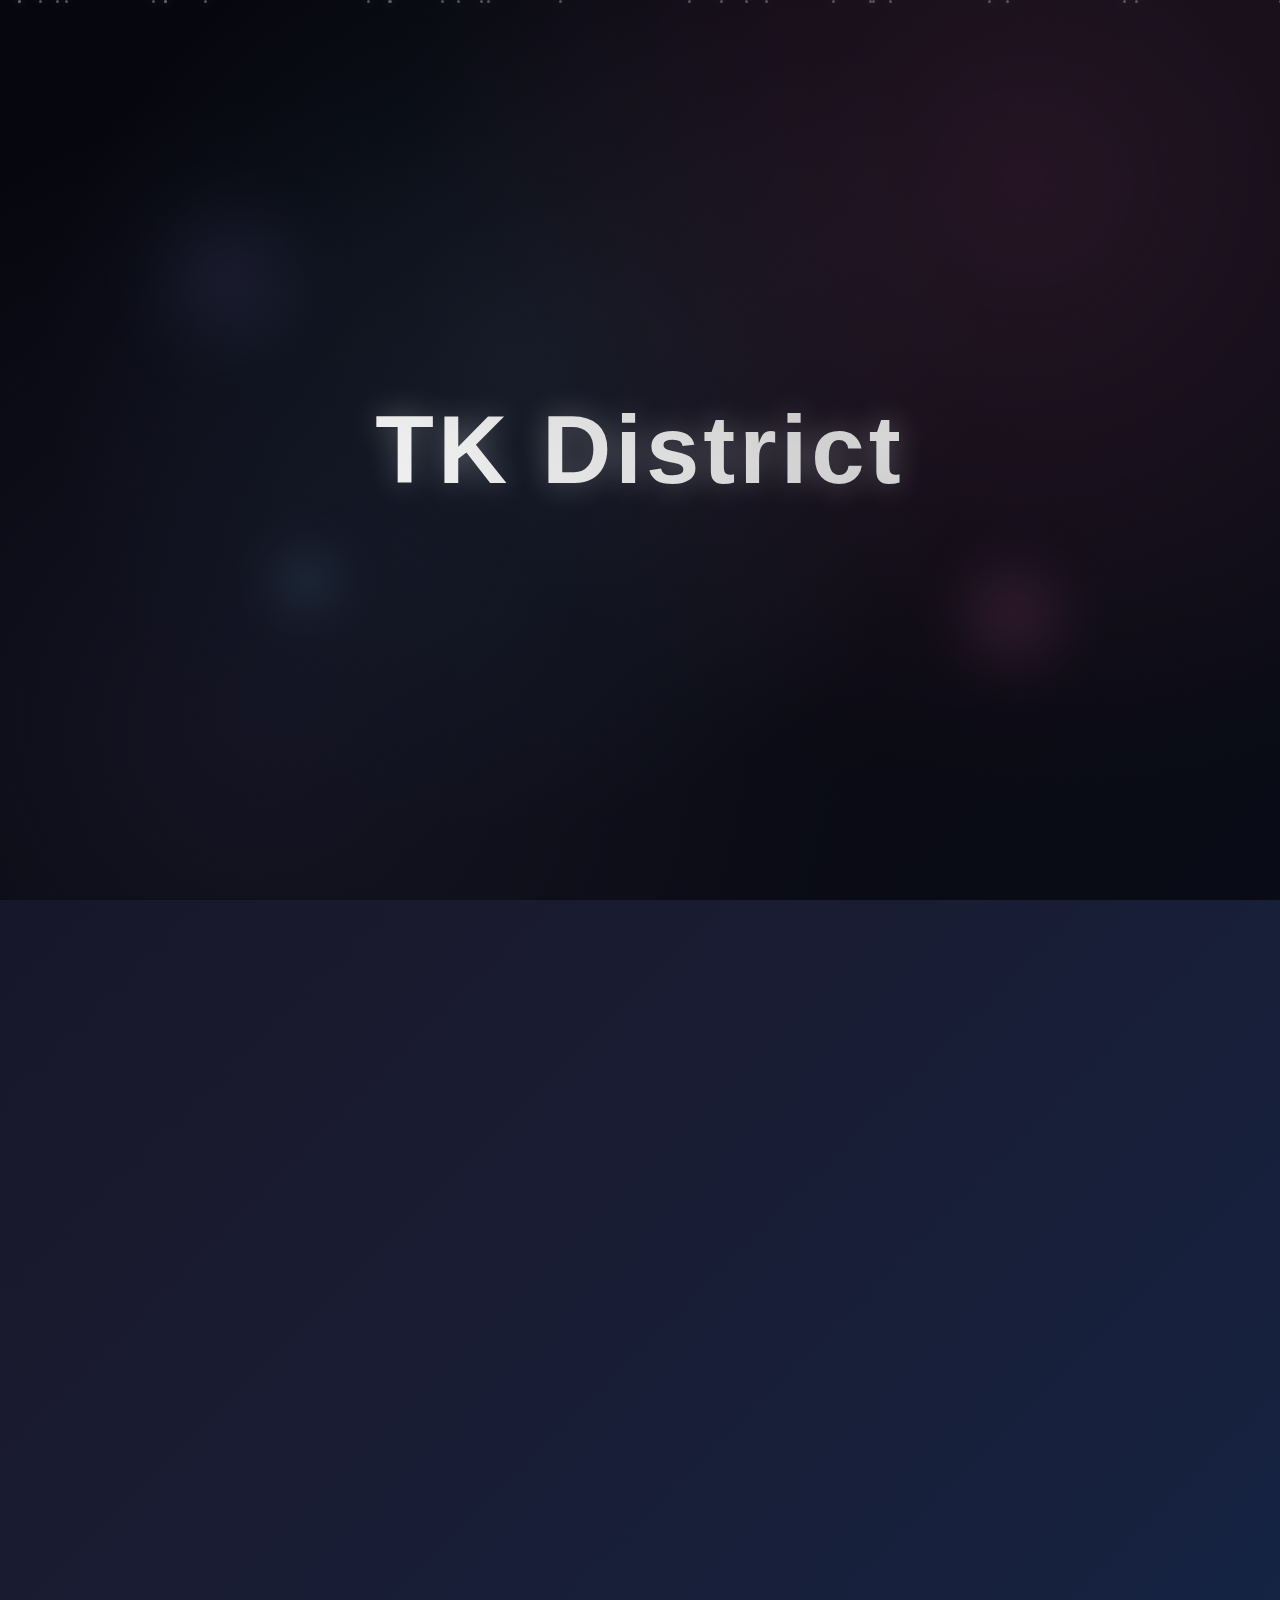
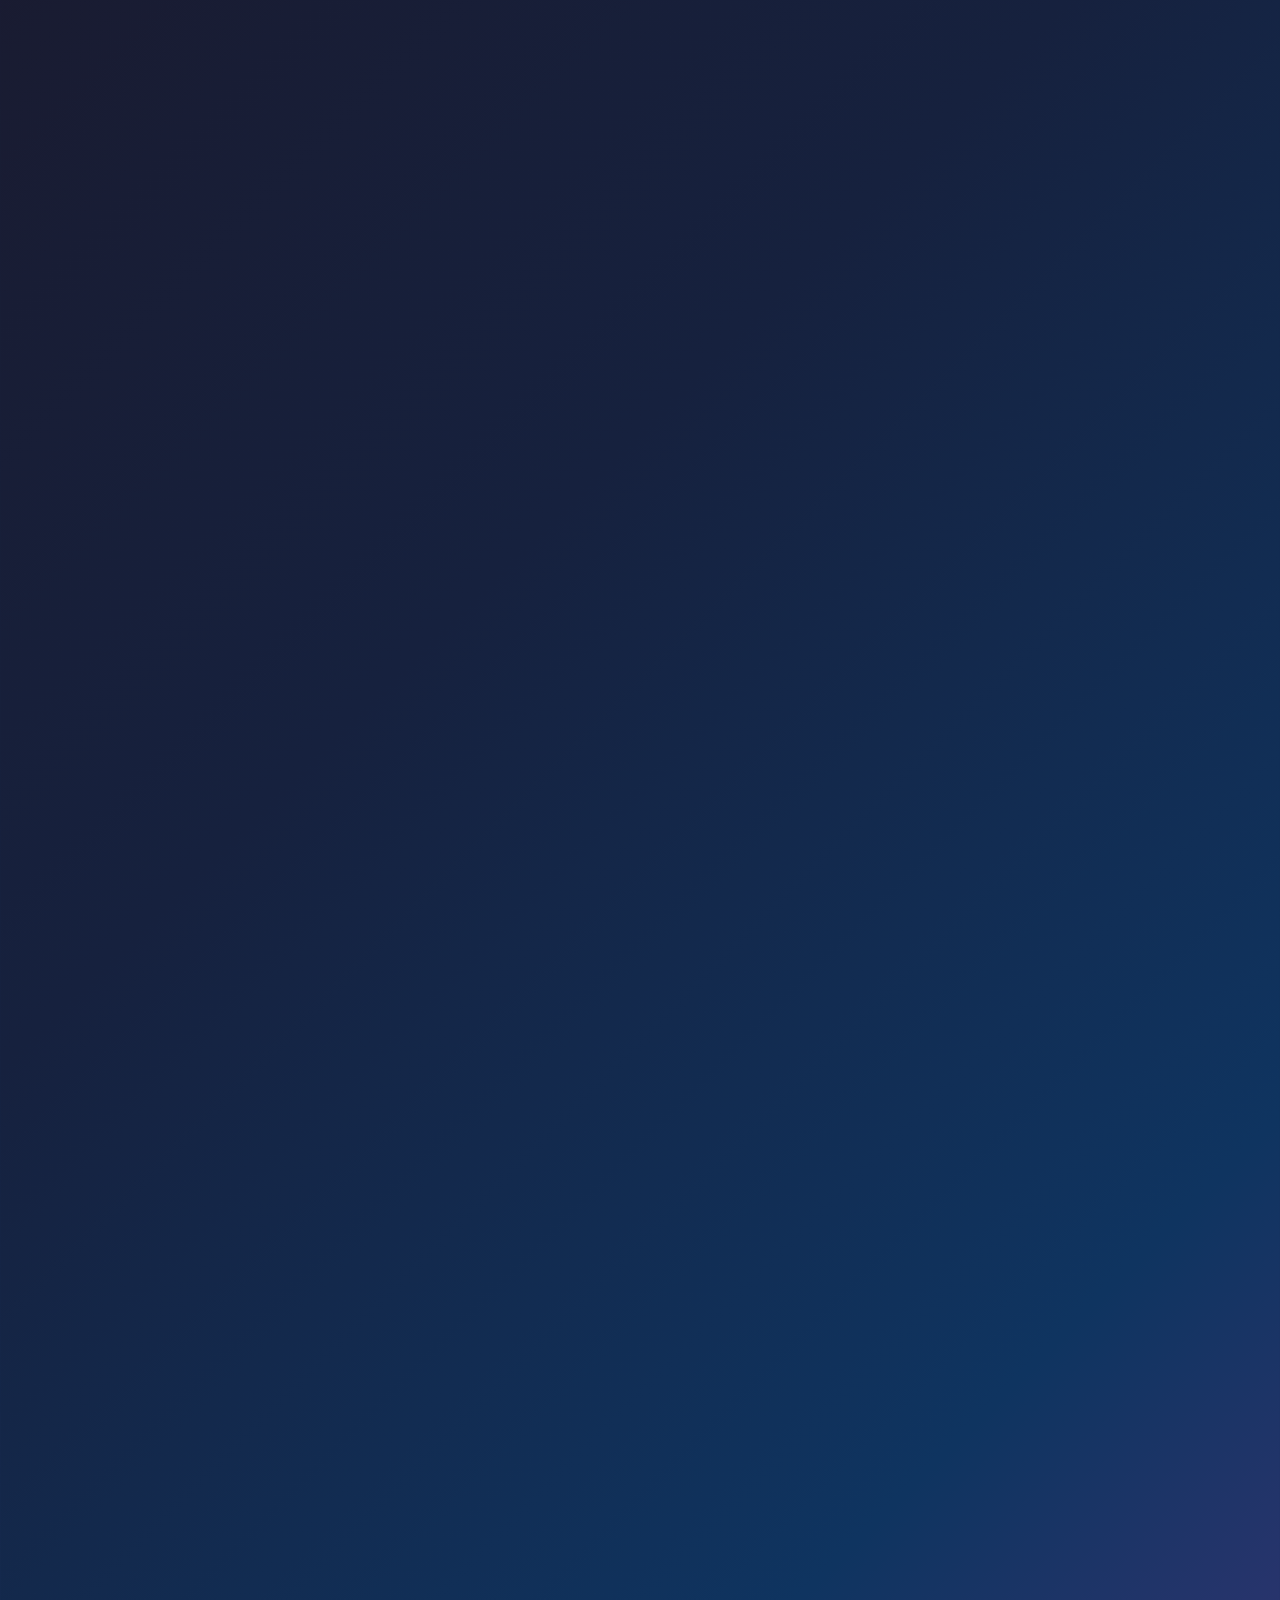
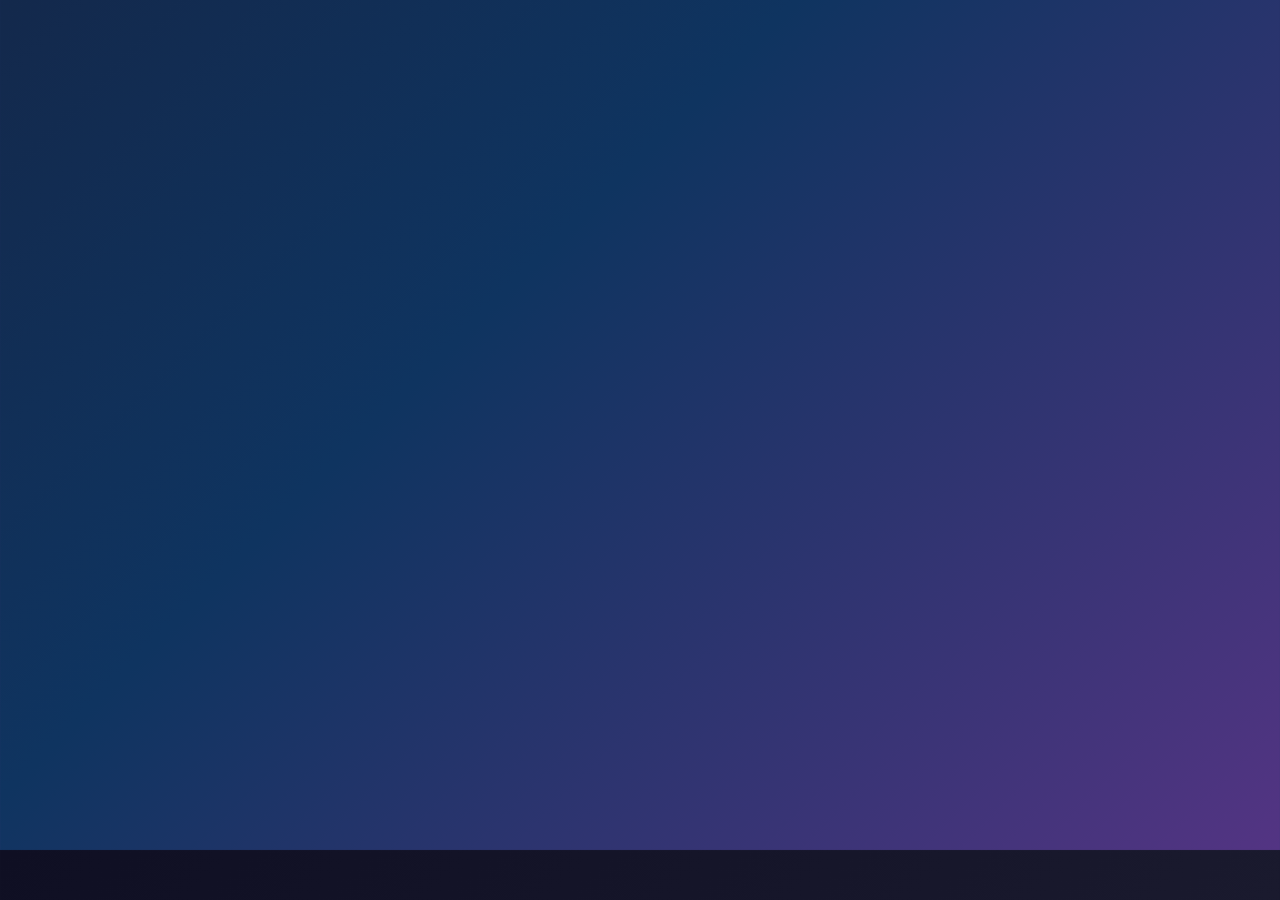
<file: index.html>
<!DOCTYPE html>
<html lang="ja">
<head>
    <meta charset="UTF-8">
    <meta name="viewport" content="width=device-width, initial-scale=1.0">
    <title>TK District</title>
    
    <!-- Common JavaScript (includes GA tags) -->
    <script src="js/common.js"></script>
    
    <!-- Page-specific CSS -->
    <link rel="stylesheet" href="css/index.css">
</head>
<body>
    <!-- Glowing Orbs -->
    <div class="glow-orb"></div>
    <div class="glow-orb"></div>
    <div class="glow-orb"></div>
    
    <!-- Particles Background -->
    <div class="particles" id="particles"></div>
    
    <!-- TK District Section -->
    <section class="content-section tk-district" id="tk-district">
        <h1>TK District</h1>
    </section>
    
    <!-- Play Ground Section -->
    <section class="content-section playground-section" id="playground">
        <h2>Play Ground</h2>
        <h3>Below pages are generated by AI and these are playground for me to experiment with different design ideas.</h3>
        <div class="playground-grid">
            <a href="sample1.html" class="playground-card card-cyberpunk">
                <div class="card-thumbnail"></div>
                <div class="card-title">Cyberpunk & Neon</div>
                <div class="card-description">A futuristic, neon-lit cityscape with a cyberpunk twist.</div>
            </a>
            <a href="sample2.html" class="playground-card card-cosmic">
                <div class="card-thumbnail"></div>
                <div class="card-title">Cosmic Space</div>
                <div class="card-description">Explore the vastness of space and distant galaxies.</div>
            </a>
            <a href="sample3.html" class="playground-card card-minimal">
                <div class="card-thumbnail"></div>
                <div class="card-title">Minimal Design</div>
                <div class="card-description">A clean, minimalist design with a modern feel.</div>
            </a>
            <a href="sample4.html" class="playground-card card-glass">
                <div class="card-thumbnail"></div>
                <div class="card-title">Glass Morphism</div>
                <div class="card-description">A stunning glass-like effect with a dynamic twist.</div>
            </a>
            <a href="sample5.html" class="playground-card card-interactive">
                <div class="card-thumbnail"></div>
                <div class="card-title">Interactive Design</div>
                <div class="card-description">An interactive experience with user-driven elements.</div>
            </a>
        </div>
    </section>
    
    <!-- Contact Section -->
    <section class="content-section contact-section" id="contact">
        <h2>Contact Us</h2>
        <div><a href="mailto:info@tkdistrict.com" class="contact-email">info@tkdistrict.com</a></div>
    </section>

    <!-- Copyright Section -->
    <section class="content-section copyright-section">
        <h2>&copy; 2025 TK District</h2>
    </section>

    <script>
        // Page-specific initialization
        window.initializePageSpecific = function() {
            console.log('Index page initialized');
            
            // Track page view in GA (if available)
            if (window.gtag) {
                gtag('event', 'page_view', {
                    page_title: 'TK District - Home',
                    page_location: window.location.href
                });
            }
        };
        
        // Particle System
        function createParticles() {
            const particlesContainer = document.getElementById('particles');
            const particleCount = 30;

            for (let i = 0; i < particleCount; i++) {
                const particle = document.createElement('div');
                particle.className = 'particle';
                
                // Random position and delay
                particle.style.left = Math.random() * 100 + '%';
                particle.style.animationDelay = Math.random() * 8 + 's';
                particle.style.animationDuration = (Math.random() * 4 + 6) + 's';
                
                particlesContainer.appendChild(particle);
            }
        }

        // Scroll Animation
        function handleScroll() {
            const sections = document.querySelectorAll('.content-section');
            const scrollPosition = window.scrollY;
            const windowHeight = window.innerHeight;
            const documentHeight = document.documentElement.scrollHeight - windowHeight;
            const scrollProgress = scrollPosition / documentHeight;

            sections.forEach((section, index) => {
                const sectionTop = section.offsetTop;
                const sectionHeight = section.offsetHeight;
                const triggerPoint = sectionTop - windowHeight * 0.8;

                if (scrollPosition > triggerPoint) {
                    section.classList.add('visible');
                }
            });

            // Enhanced fire-like background animation based on scroll
            const intensity = Math.sin(scrollProgress * Math.PI * 6) * 0.5 + 0.8;
            const hueShift = Math.sin(scrollProgress * Math.PI * 3) * 40;
            const saturationShift = Math.sin(scrollProgress * Math.PI * 2) * 30;
            
            const baseColors = [
                [15, 15, 35],   // #0f0f23
                [26, 26, 46],   // #1a1a2e
                [22, 33, 62],   // #16213e
                [15, 52, 96],   // #0f3460
                [83, 52, 131]   // #533483
            ];
            
            const adjustedColors = baseColors.map(color => {
                return color.map((c, i) => {
                    if (i === 0) { // Red channel - more dramatic change
                        return Math.max(0, Math.min(255, c + hueShift * intensity * 1.5));
                    } else if (i === 1) { // Green channel
                        return Math.max(0, Math.min(255, c + saturationShift * intensity * 0.3));
                    } else { // Blue channel
                        return Math.max(0, Math.min(255, c + hueShift * intensity * 0.5));
                    }
                });
            });
            
            const gradient = `linear-gradient(135deg, 
                rgb(${adjustedColors[0].join(',')}) 0%, 
                rgb(${adjustedColors[1].join(',')}) 25%, 
                rgb(${adjustedColors[2].join(',')}) 50%, 
                rgb(${adjustedColors[3].join(',')}) 75%, 
                rgb(${adjustedColors[4].join(',')}) 100%)`;
            
            document.body.style.background = gradient;

            // Dark overlay effect for first view
            const firstViewHeight = windowHeight;
            const opacity = Math.max(0, 1 - (scrollPosition / firstViewHeight));
            document.body.style.setProperty('--overlay-opacity', opacity);
        }

        // Initialize with delay
        window.addEventListener('load', () => {
            createParticles();
            handleScroll();
            
            // Add 0.5 second delay before showing the page
            setTimeout(() => {
                document.body.classList.add('loaded');
            }, 800);
        });

        window.addEventListener('scroll', handleScroll);
    </script>
</body>
</html>
</file>
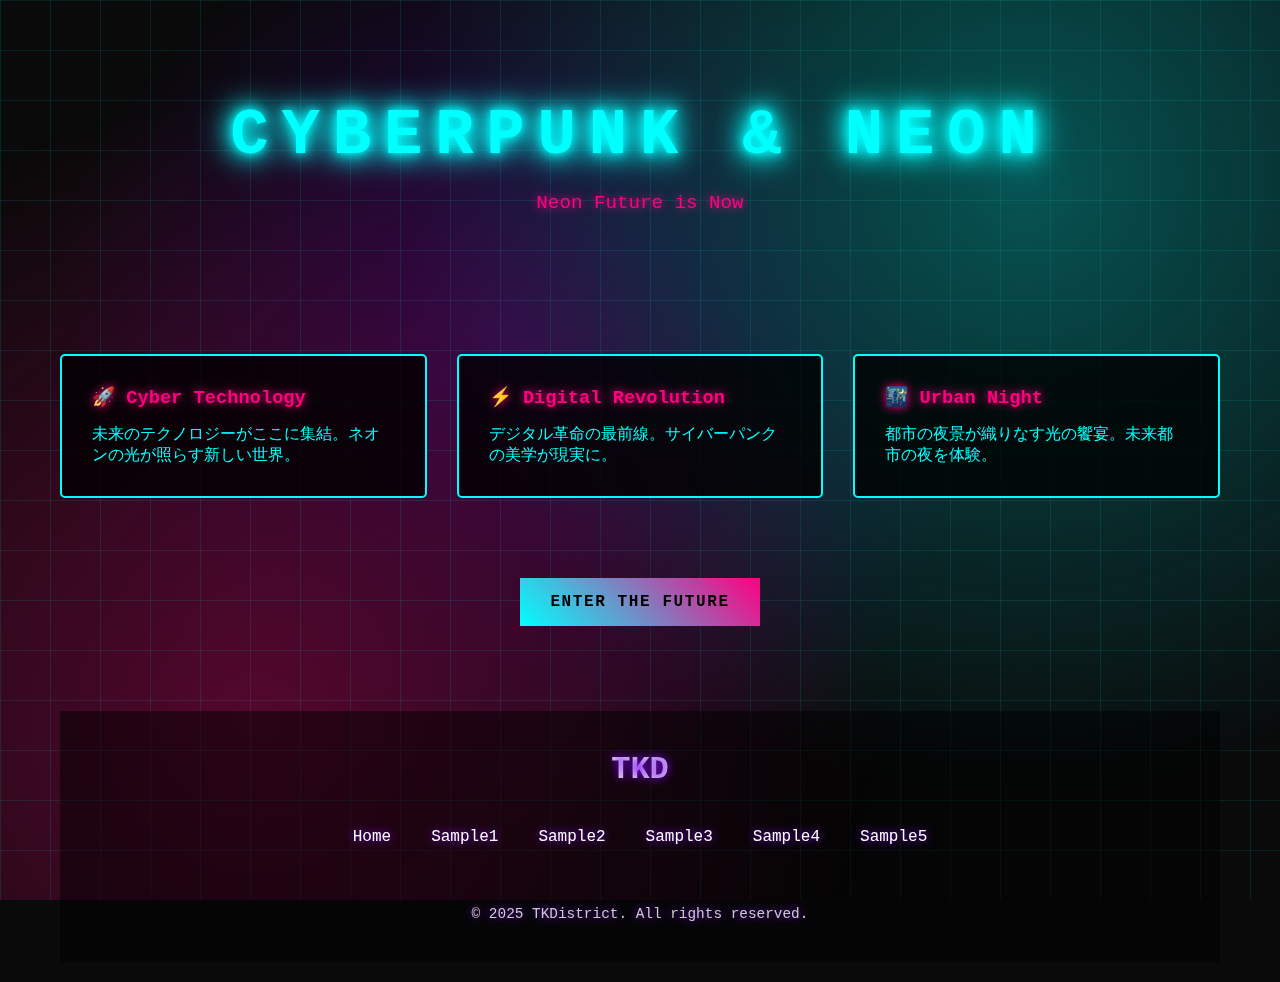
<file: sample1.html>
<!DOCTYPE html>
<html lang="ja">
<head>
    <meta charset="UTF-8">
    <meta name="viewport" content="width=device-width, initial-scale=1.0">
    <title>Cyberpunk Neon - Sample 1</title>
    
    <!-- Common JavaScript (includes GA tags) -->
    <script src="js/common.js"></script>
    <style>
        * {
            margin: 0;
            padding: 0;
            box-sizing: border-box;
        }
        
        body {
            font-family: 'Orbitron', 'Courier New', monospace;
            background: #0a0a0a;
            color: #00ffff;
            overflow-x: hidden;
            position: relative;
        }
        
        /* アニメーション背景 */
        .cyber-bg {
            position: fixed;
            top: 0;
            left: 0;
            width: 100%;
            height: 100%;
            background: 
                radial-gradient(circle at 20% 80%, #ff0080 0%, transparent 50%),
                radial-gradient(circle at 80% 20%, #00ffff 0%, transparent 50%),
                radial-gradient(circle at 40% 40%, #8000ff 0%, transparent 50%);
            opacity: 0.3;
            animation: cyberPulse 4s ease-in-out infinite;
        }
        
        @keyframes cyberPulse {
            0%, 100% { opacity: 0.3; }
            50% { opacity: 0.6; }
        }
        
        .container {
            position: relative;
            z-index: 10;
            max-width: 1200px;
            margin: 0 auto;
            padding: 20px;
        }
        
        header {
            text-align: center;
            padding: 80px 0;
            position: relative;
        }
        
        .neon-title {
            font-size: 4rem;
            font-weight: bold;
            text-transform: uppercase;
            letter-spacing: 0.2em;
            text-shadow: 
                0 0 10px #00ffff,
                0 0 20px #00ffff,
                0 0 30px #00ffff,
                0 0 40px #00ffff;
            animation: neonFlicker 2s infinite alternate;
        }
        
        @keyframes neonFlicker {
            0%, 100% { text-shadow: 0 0 10px #00ffff, 0 0 20px #00ffff, 0 0 30px #00ffff, 0 0 40px #00ffff; }
            50% { text-shadow: 0 0 5px #00ffff, 0 0 10px #00ffff, 0 0 15px #00ffff, 0 0 20px #00ffff; }
        }
        
        .subtitle {
            font-size: 1.2rem;
            color: #ff0080;
            margin-top: 20px;
            text-shadow: 0 0 10px #ff0080;
        }
        
        .cyber-grid {
            display: grid;
            grid-template-columns: repeat(auto-fit, minmax(300px, 1fr));
            gap: 30px;
            margin-top: 60px;
        }
        
        .cyber-card {
            background: rgba(0, 0, 0, 0.8);
            border: 2px solid #00ffff;
            border-radius: 5px;
            padding: 30px;
            position: relative;
            overflow: hidden;
            transition: all 0.3s ease;
        }
        
        .cyber-card::before {
            content: '';
            position: absolute;
            top: 0;
            left: -100%;
            width: 100%;
            height: 100%;
            background: linear-gradient(90deg, transparent, rgba(0, 255, 255, 0.2), transparent);
            transition: left 0.5s ease;
        }
        
        .cyber-card:hover::before {
            left: 100%;
        }
        
        .cyber-card:hover {
            transform: translateY(-10px);
            box-shadow: 
                0 0 20px #00ffff,
                0 0 40px #00ffff,
                0 0 60px #00ffff;
        }
        
        .cyber-card h3 {
            color: #ff0080;
            margin-bottom: 15px;
            text-shadow: 0 0 10px #ff0080;
        }
        
        .cyber-button {
            display: inline-block;
            background: linear-gradient(45deg, #00ffff, #ff0080);
            color: #000;
            padding: 15px 30px;
            text-decoration: none;
            border: none;
            border-radius: 0;
            font-weight: bold;
            text-transform: uppercase;
            letter-spacing: 0.1em;
            margin-top: 20px;
            position: relative;
            overflow: hidden;
            transition: all 0.3s ease;
        }
        
        .cyber-button::before {
            content: '';
            position: absolute;
            top: 0;
            left: -100%;
            width: 100%;
            height: 100%;
            background: linear-gradient(90deg, transparent, rgba(255, 255, 255, 0.3), transparent);
            transition: left 0.5s ease;
        }
        
        .cyber-button:hover::before {
            left: 100%;
        }
        
        .cyber-button:hover {
            transform: scale(1.05);
            box-shadow: 0 0 20px #00ffff;
        }
        
        footer {
            text-align: center;
            padding: 60px 0;
            color: #8000ff;
            text-shadow: 0 0 10px #8000ff;
        }
        
        /* グリッドライン効果 */
        .grid-lines {
            position: fixed;
            top: 0;
            left: 0;
            width: 100%;
            height: 100%;
            background-image: 
                linear-gradient(rgba(0, 255, 255, 0.1) 1px, transparent 1px),
                linear-gradient(90deg, rgba(0, 255, 255, 0.1) 1px, transparent 1px);
            background-size: 50px 50px;
            pointer-events: none;
            z-index: 1;
        }
        
        @media (max-width: 768px) {
            .neon-title {
                font-size: 2.5rem;
            }
            
            .cyber-grid {
                grid-template-columns: 1fr;
            }
        }
    </style>
</head>
<body>
    <div class="cyber-bg"></div>
    <div class="grid-lines"></div>
    
    <div class="container">
        <!-- Common Header (will be injected by common.js) -->
        <div id="common-header"></div>
        
        <header>
            <h1 class="neon-title">Cyberpunk & Neon</h1>
            <p class="subtitle">Neon Future is Now</p>
        </header>
        
        <div class="cyber-grid">
            <div class="cyber-card">
                <h3>🚀 Cyber Technology</h3>
                <p>未来のテクノロジーがここに集結。ネオンの光が照らす新しい世界。</p>
            </div>
            
            <div class="cyber-card">
                <h3>⚡ Digital Revolution</h3>
                <p>デジタル革命の最前線。サイバーパンクの美学が現実に。</p>
            </div>
            
            <div class="cyber-card">
                <h3>🌃 Urban Night</h3>
                <p>都市の夜景が織りなす光の饗宴。未来都市の夜を体験。</p>
            </div>
        </div>
        
        <div style="text-align: center; margin-top: 60px;">
            <a href="#" class="cyber-button">Enter the Future</a>
        </div>
        
        <!-- Common Footer (will be injected by common.js) -->
        <div id="common-footer"></div>
    </div>

    <script>
        // Page-specific initialization
        window.initializePageSpecific = function() {
            console.log('Sample1 page initialized');
            
            // Track page view in GA (if available)
            if (window.gtag) {
                gtag('event', 'page_view', {
                    page_title: 'Cyberpunk Neon - Sample 1',
                    page_location: window.location.href
                });
            }
        };
    </script>
</body>
</html>
</file>
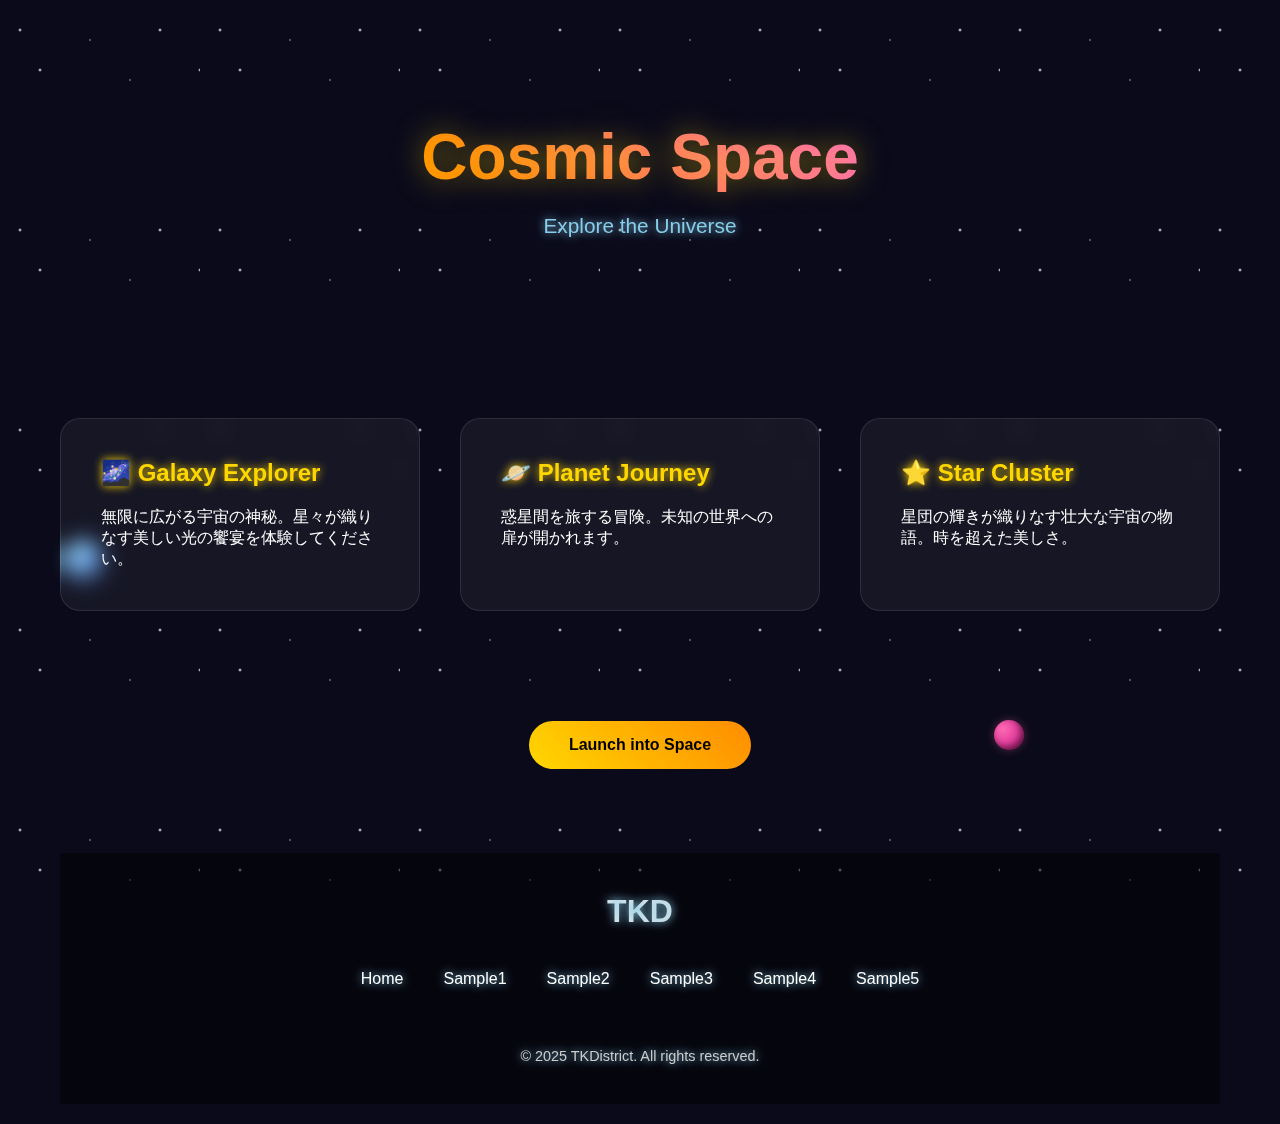
<file: sample2.html>
<!DOCTYPE html>
<html lang="ja">
<head>
    <meta charset="UTF-8">
    <meta name="viewport" content="width=device-width, initial-scale=1.0">
    <title>Cosmic Space - Sample 2</title>
    
    <!-- Common JavaScript (includes GA tags) -->
    <script src="js/common.js"></script>
    <style>
        * {
            margin: 0;
            padding: 0;
            box-sizing: border-box;
        }
        
        body {
            font-family: 'Arial', sans-serif;
            background: #0a0a1a;
            color: #ffffff;
            overflow-x: hidden;
            position: relative;
        }
        
        /* 星空背景 */
        .space-bg {
            position: fixed;
            top: 0;
            left: 0;
            width: 100%;
            height: 100%;
            background: 
                radial-gradient(2px 2px at 20px 30px, #ffffff, transparent),
                radial-gradient(2px 2px at 40px 70px, #ffffff, transparent),
                radial-gradient(1px 1px at 90px 40px, #ffffff, transparent),
                radial-gradient(1px 1px at 130px 80px, #ffffff, transparent),
                radial-gradient(2px 2px at 160px 30px, #ffffff, transparent),
                radial-gradient(2px 2px at 200px 70px, #ffffff, transparent),
                radial-gradient(1px 1px at 250px 40px, #ffffff, transparent),
                radial-gradient(1px 1px at 290px 80px, #ffffff, transparent),
                radial-gradient(2px 2px at 320px 30px, #ffffff, transparent),
                radial-gradient(2px 2px at 360px 70px, #ffffff, transparent),
                radial-gradient(1px 1px at 410px 40px, #ffffff, transparent),
                radial-gradient(1px 1px at 450px 80px, #ffffff, transparent),
                radial-gradient(2px 2px at 480px 30px, #ffffff, transparent),
                radial-gradient(2px 2px at 520px 70px, #ffffff, transparent),
                radial-gradient(1px 1px at 570px 40px, #ffffff, transparent),
                radial-gradient(1px 1px at 610px 80px, #ffffff, transparent),
                radial-gradient(2px 2px at 640px 30px, #ffffff, transparent),
                radial-gradient(2px 2px at 680px 70px, #ffffff, transparent),
                radial-gradient(1px 1px at 730px 40px, #ffffff, transparent),
                radial-gradient(1px 1px at 770px 80px, #ffffff, transparent),
                radial-gradient(2px 2px at 800px 30px, #ffffff, transparent),
                radial-gradient(2px 2px at 840px 70px, #ffffff, transparent),
                radial-gradient(1px 1px at 890px 40px, #ffffff, transparent),
                radial-gradient(1px 1px at 930px 80px, #ffffff, transparent),
                radial-gradient(2px 2px at 960px 30px, #ffffff, transparent),
                radial-gradient(2px 2px at 1000px 70px, #ffffff, transparent),
                radial-gradient(1px 1px at 1050px 40px, #ffffff, transparent),
                radial-gradient(1px 1px at 1090px 80px, #ffffff, transparent),
                radial-gradient(2px 2px at 1120px 30px, #ffffff, transparent),
                radial-gradient(2px 2px at 1160px 70px, #ffffff, transparent),
                radial-gradient(1px 1px at 1210px 40px, #ffffff, transparent),
                radial-gradient(1px 1px at 1250px 80px, #ffffff, transparent);
            background-size: 200px 200px;
            animation: twinkle 4s ease-in-out infinite;
        }
        
        @keyframes twinkle {
            0%, 100% { opacity: 0.8; }
            50% { opacity: 1; }
        }
        
        /* 惑星エフェクト */
        .planet {
            position: fixed;
            border-radius: 50%;
            background: radial-gradient(circle at 30% 30%, #ffd700, #ff8c00);
            box-shadow: 
                inset -10px -10px 20px rgba(0,0,0,0.5),
                0 0 20px rgba(255, 215, 0, 0.3);
            animation: float 6s ease-in-out infinite;
        }
        
        .planet:nth-child(1) {
            width: 60px;
            height: 60px;
            top: 20%;
            right: 10%;
            animation-delay: 0s;
        }
        
        .planet:nth-child(2) {
            width: 40px;
            height: 40px;
            top: 60%;
            left: 5%;
            background: radial-gradient(circle at 30% 30%, #87ceeb, #4169e1);
            box-shadow: 
                inset -5px -5px 10px rgba(0,0,0,0.5),
                0 0 15px rgba(135, 206, 235, 0.3);
            animation-delay: 2s;
        }
        
        .planet:nth-child(3) {
            width: 30px;
            height: 30px;
            top: 80%;
            right: 20%;
            background: radial-gradient(circle at 30% 30%, #ff69b4, #c71585);
            box-shadow: 
                inset -3px -3px 6px rgba(0,0,0,0.5),
                0 0 10px rgba(255, 105, 180, 0.3);
            animation-delay: 4s;
        }
        
        @keyframes float {
            0%, 100% { transform: translateY(0px) rotate(0deg); }
            50% { transform: translateY(-20px) rotate(180deg); }
        }
        
        .container {
            position: relative;
            z-index: 10;
            max-width: 1200px;
            margin: 0 auto;
            padding: 20px;
        }
        
        header {
            text-align: center;
            padding: 100px 0;
            position: relative;
        }
        
        .cosmic-title {
            font-size: 4rem;
            font-weight: bold;
            background: linear-gradient(45deg, #ffd700, #ff8c00, #ff69b4, #87ceeb);
            -webkit-background-clip: text;
            -webkit-text-fill-color: transparent;
            background-clip: text;
            text-shadow: 0 0 30px rgba(255, 215, 0, 0.5);
            animation: cosmicGlow 3s ease-in-out infinite;
        }
        
        @keyframes cosmicGlow {
            0%, 100% { filter: brightness(1); }
            50% { filter: brightness(1.2); }
        }
        
        .subtitle {
            font-size: 1.3rem;
            color: #87ceeb;
            margin-top: 20px;
            text-shadow: 0 0 10px #87ceeb;
        }
        
        .cosmic-grid {
            display: grid;
            grid-template-columns: repeat(auto-fit, minmax(300px, 1fr));
            gap: 40px;
            margin-top: 80px;
        }
        
        .cosmic-card {
            background: rgba(255, 255, 255, 0.05);
            backdrop-filter: blur(10px);
            border: 1px solid rgba(255, 255, 255, 0.1);
            border-radius: 20px;
            padding: 40px;
            position: relative;
            overflow: hidden;
            transition: all 0.4s ease;
        }
        
        .cosmic-card::before {
            content: '';
            position: absolute;
            top: 0;
            left: 0;
            right: 0;
            height: 2px;
            background: linear-gradient(90deg, #ffd700, #ff8c00, #ff69b4, #87ceeb);
            transform: scaleX(0);
            transition: transform 0.4s ease;
        }
        
        .cosmic-card:hover::before {
            transform: scaleX(1);
        }
        
        .cosmic-card:hover {
            transform: translateY(-15px);
            box-shadow: 
                0 20px 40px rgba(0, 0, 0, 0.3),
                0 0 30px rgba(255, 215, 0, 0.2);
        }
        
        .cosmic-card h3 {
            color: #ffd700;
            margin-bottom: 20px;
            font-size: 1.5rem;
            text-shadow: 0 0 10px #ffd700;
        }
        
        .cosmic-button {
            display: inline-block;
            background: linear-gradient(45deg, #ffd700, #ff8c00);
            color: #000;
            padding: 15px 40px;
            text-decoration: none;
            border-radius: 25px;
            font-weight: bold;
            margin-top: 30px;
            position: relative;
            overflow: hidden;
            transition: all 0.3s ease;
        }
        
        .cosmic-button::before {
            content: '';
            position: absolute;
            top: 0;
            left: -100%;
            width: 100%;
            height: 100%;
            background: linear-gradient(90deg, transparent, rgba(255, 255, 255, 0.3), transparent);
            transition: left 0.5s ease;
        }
        
        .cosmic-button:hover::before {
            left: 100%;
        }
        
        .cosmic-button:hover {
            transform: scale(1.05);
            box-shadow: 0 0 30px #ffd700;
        }
        
        footer {
            text-align: center;
            padding: 80px 0;
            color: #87ceeb;
            text-shadow: 0 0 10px #87ceeb;
        }
        
        @media (max-width: 768px) {
            .cosmic-title {
                font-size: 2.5rem;
            }
            
            .cosmic-grid {
                grid-template-columns: 1fr;
            }
        }
    </style>
</head>
<body>
    <div class="space-bg"></div>
    <div class="planet"></div>
    <div class="planet"></div>
    <div class="planet"></div>
    
    <div class="container">
        <!-- Common Header (will be injected by common.js) -->
        <div id="common-header"></div>
        
        <header>
            <h1 class="cosmic-title">Cosmic Space</h1>
            <p class="subtitle">Explore the Universe</p>
        </header>
        
        <div class="cosmic-grid">
            <div class="cosmic-card">
                <h3>🌌 Galaxy Explorer</h3>
                <p>無限に広がる宇宙の神秘。星々が織りなす美しい光の饗宴を体験してください。</p>
            </div>
            
            <div class="cosmic-card">
                <h3>🪐 Planet Journey</h3>
                <p>惑星間を旅する冒険。未知の世界への扉が開かれます。</p>
            </div>
            
            <div class="cosmic-card">
                <h3>⭐ Star Cluster</h3>
                <p>星団の輝きが織りなす壮大な宇宙の物語。時を超えた美しさ。</p>
            </div>
        </div>
        
        <div style="text-align: center; margin-top: 80px;">
            <a href="#" class="cosmic-button">Launch into Space</a>
        </div>
        
        <!-- Common Footer (will be injected by common.js) -->
        <div id="common-footer"></div>
    </div>

    <script>
        // Page-specific initialization
        window.initializePageSpecific = function() {
            console.log('Sample2 page initialized');
            
            // Track page view in GA (if available)
            if (window.gtag) {
                gtag('event', 'page_view', {
                    page_title: 'Cosmic Space - Sample 2',
                    page_location: window.location.href
                });
            }
        };
    </script>
</body>
</html>
</file>
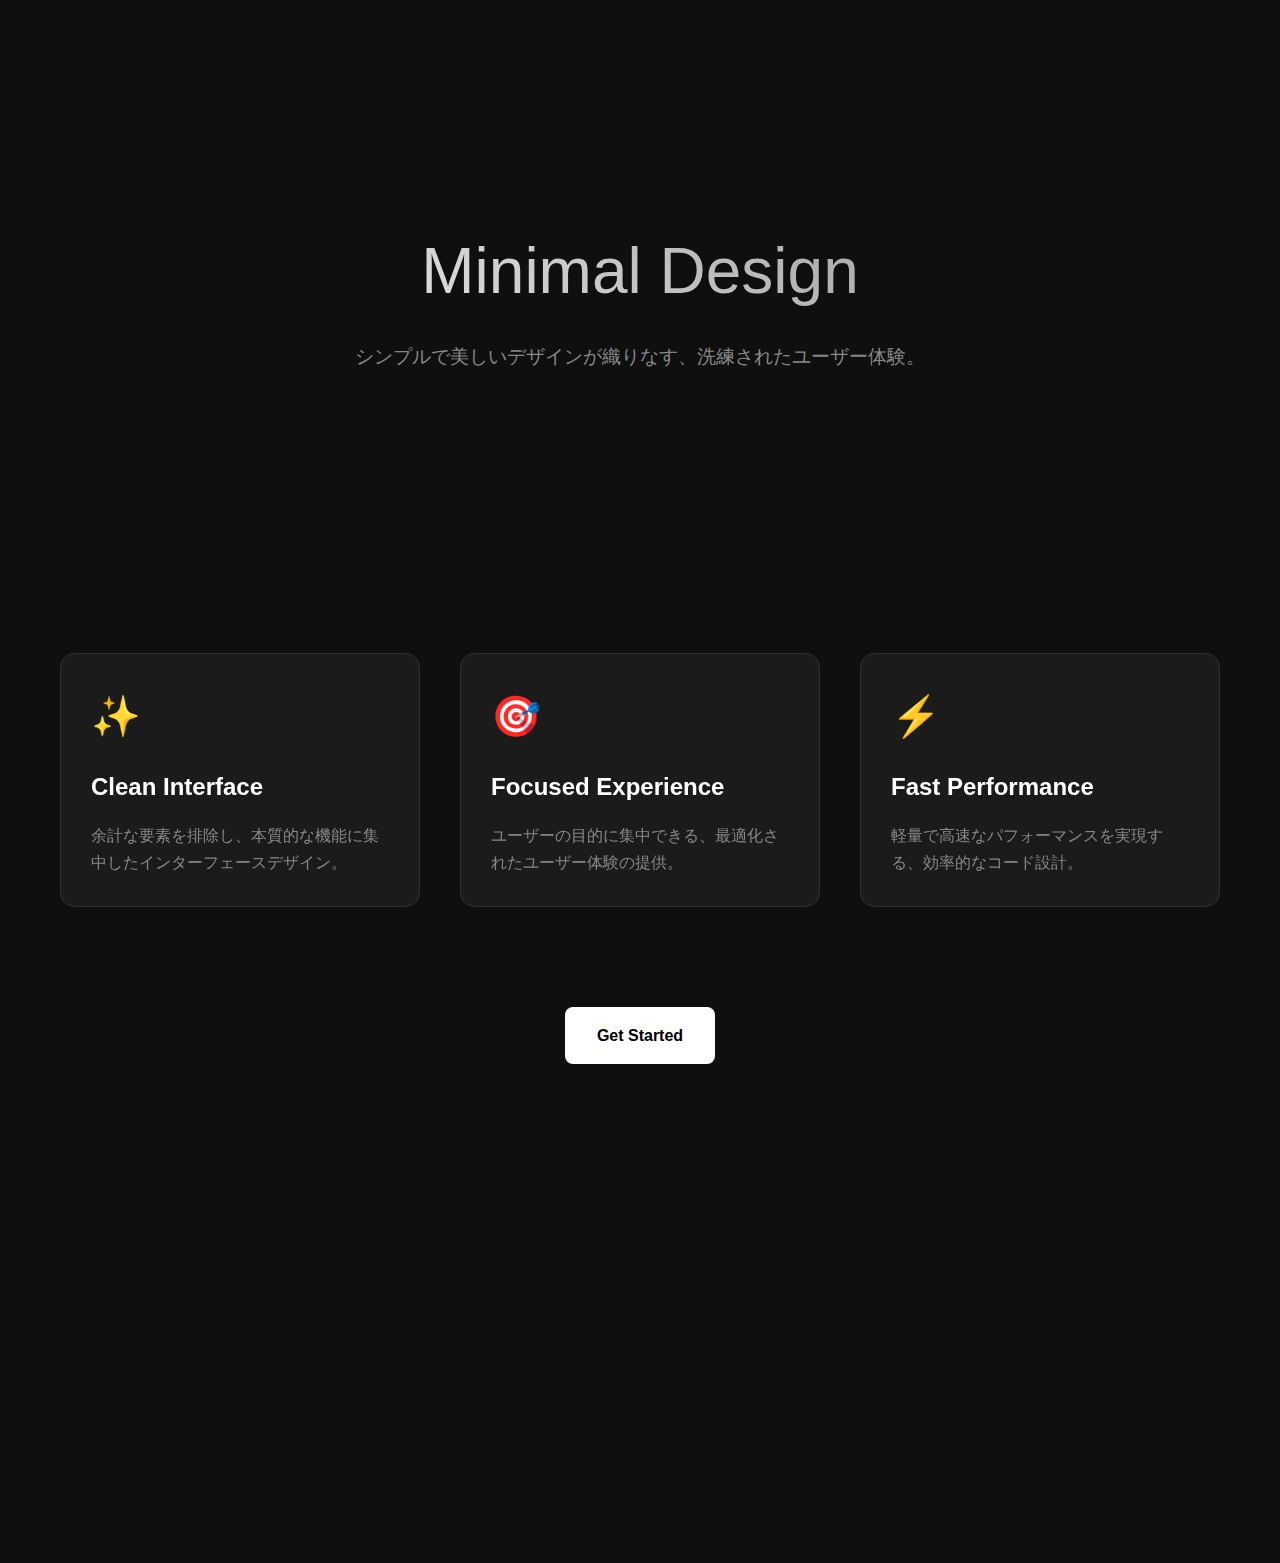
<file: sample3.html>
<!DOCTYPE html>
<html lang="ja">
<head>
    <meta charset="UTF-8">
    <meta name="viewport" content="width=device-width, initial-scale=1.0">
    <title>Minimal Modern - Sample 3</title>
    
    <!-- Common JavaScript (includes GA tags) -->
    <script src="js/common.js"></script>
    <style>
        * {
            margin: 0;
            padding: 0;
            box-sizing: border-box;
        }
        
        body {
            font-family: 'Inter', -apple-system, BlinkMacSystemFont, sans-serif;
            background: #0f0f0f;
            color: #ffffff;
            line-height: 1.6;
            overflow-x: hidden;
        }
        
        /* スムーズスクロール */
        html {
            scroll-behavior: smooth;
        }
        
        .container {
            max-width: 1200px;
            margin: 0 auto;
            padding: 0 20px;
        }
        
        /* ナビゲーション */
        nav {
            position: fixed;
            top: 0;
            left: 0;
            right: 0;
            background: rgba(15, 15, 15, 0.95);
            backdrop-filter: blur(20px);
            z-index: 1000;
            padding: 20px 0;
            transition: all 0.3s ease;
        }
        
        .nav-content {
            display: flex;
            justify-content: space-between;
            align-items: center;
            max-width: 1200px;
            margin: 0 auto;
            padding: 0 20px;
        }
        
        .logo {
            font-size: 1.5rem;
            font-weight: 700;
            color: #ffffff;
            text-decoration: none;
        }
        
        .nav-links {
            display: flex;
            gap: 40px;
        }
        
        .nav-links a {
            color: #888;
            text-decoration: none;
            font-weight: 500;
            transition: color 0.3s ease;
            position: relative;
        }
        
        .nav-links a::after {
            content: '';
            position: absolute;
            bottom: -5px;
            left: 0;
            width: 0;
            height: 2px;
            background: #ffffff;
            transition: width 0.3s ease;
        }
        
        .nav-links a:hover {
            color: #ffffff;
        }
        
        .nav-links a:hover::after {
            width: 100%;
        }
        
        /* メインコンテンツ */
        main {
            margin-top: 100px;
        }
        
        .hero {
            padding: 120px 0;
            text-align: center;
        }
        
        .hero h1 {
            font-size: 4rem;
            font-weight: 300;
            margin-bottom: 20px;
            background: linear-gradient(45deg, #ffffff, #888);
            -webkit-background-clip: text;
            -webkit-text-fill-color: transparent;
            background-clip: text;
        }
        
        .hero p {
            font-size: 1.2rem;
            color: #888;
            max-width: 600px;
            margin: 0 auto;
        }
        
        /* カードセクション */
        .cards-section {
            padding: 100px 0;
        }
        
        .cards-grid {
            display: grid;
            grid-template-columns: repeat(auto-fit, minmax(350px, 1fr));
            gap: 40px;
            margin-top: 60px;
        }
        
        .card {
            background: rgba(255, 255, 255, 0.02);
            border: 1px solid rgba(255, 255, 255, 0.1);
            border-radius: 16px;
            padding: 40px;
            transition: all 0.4s ease;
            position: relative;
            overflow: hidden;
        }
        
        .card::before {
            content: '';
            position: absolute;
            top: 0;
            left: 0;
            right: 0;
            height: 1px;
            background: linear-gradient(90deg, transparent, #ffffff, transparent);
            transform: scaleX(0);
            transition: transform 0.4s ease;
        }
        
        .card:hover::before {
            transform: scaleX(1);
        }
        
        .card:hover {
            transform: translateY(-10px);
            background: rgba(255, 255, 255, 0.05);
            border-color: rgba(255, 255, 255, 0.2);
        }
        
        .card-icon {
            font-size: 2.5rem;
            margin-bottom: 20px;
            display: block;
        }
        
        .card h3 {
            font-size: 1.5rem;
            font-weight: 600;
            margin-bottom: 15px;
            color: #ffffff;
        }
        
        .card p {
            color: #888;
            line-height: 1.7;
        }
        
        /* ボタン */
        .cta-button {
            display: inline-block;
            background: #ffffff;
            color: #000000;
            padding: 16px 32px;
            text-decoration: none;
            border-radius: 8px;
            font-weight: 600;
            margin-top: 40px;
            transition: all 0.3s ease;
            position: relative;
            overflow: hidden;
        }
        
        .cta-button::before {
            content: '';
            position: absolute;
            top: 0;
            left: -100%;
            width: 100%;
            height: 100%;
            background: linear-gradient(90deg, transparent, rgba(0, 0, 0, 0.1), transparent);
            transition: left 0.5s ease;
        }
        
        .cta-button:hover::before {
            left: 100%;
        }
        
        .cta-button:hover {
            transform: translateY(-2px);
            box-shadow: 0 10px 30px rgba(255, 255, 255, 0.2);
        }
        
        /* フッター */
        footer {
            padding: 80px 0;
            text-align: center;
            border-top: 1px solid rgba(255, 255, 255, 0.1);
            margin-top: 100px;
        }
        
        footer p {
            color: #666;
        }
        
        /* アニメーション */
        @keyframes fadeInUp {
            from {
                opacity: 0;
                transform: translateY(30px);
            }
            to {
                opacity: 1;
                transform: translateY(0);
            }
        }
        
        .fade-in {
            animation: fadeInUp 0.8s ease forwards;
        }
        
        /* レスポンシブ */
        @media (max-width: 768px) {
            .hero h1 {
                font-size: 2.5rem;
            }
            
            .nav-links {
                display: none;
            }
            
            .cards-grid {
                grid-template-columns: 1fr;
            }
        }
    </style>
</head>
<body>
    <!-- Common Header (will be injected by common.js) -->
    <div id="common-header"></div>
    
    <main>
        <section id="home" class="hero">
            <div class="container">
                <h1 class="fade-in">Minimal Design</h1>
                <p class="fade-in">シンプルで美しいデザインが織りなす、洗練されたユーザー体験。</p>
            </div>
        </section>
        
        <section class="cards-section">
            <div class="container">
                <div class="cards-grid">
                    <div class="card fade-in">
                        <span class="card-icon">✨</span>
                        <h3>Clean Interface</h3>
                        <p>余計な要素を排除し、本質的な機能に集中したインターフェースデザイン。</p>
                    </div>
                    
                    <div class="card fade-in">
                        <span class="card-icon">🎯</span>
                        <h3>Focused Experience</h3>
                        <p>ユーザーの目的に集中できる、最適化されたユーザー体験の提供。</p>
                    </div>
                    
                    <div class="card fade-in">
                        <span class="card-icon">⚡</span>
                        <h3>Fast Performance</h3>
                        <p>軽量で高速なパフォーマンスを実現する、効率的なコード設計。</p>
                    </div>
                </div>
                
                <div style="text-align: center; margin-top: 60px;">
                    <a href="#" class="cta-button">Get Started</a>
                </div>
            </div>
        </section>
    </main>
    
        <!-- Common Footer (will be injected by common.js) -->
        <div id="common-footer"></div>
    </div>

    <script>
        // Page-specific initialization
        window.initializePageSpecific = function() {
            console.log('Sample3 page initialized');
            
            // Track page view in GA (if available)
            if (window.gtag) {
                gtag('event', 'page_view', {
                    page_title: 'Minimal Modern - Sample 3',
                    page_location: window.location.href
                });
            }
        };
    </script>
</body>
</html>
</file>
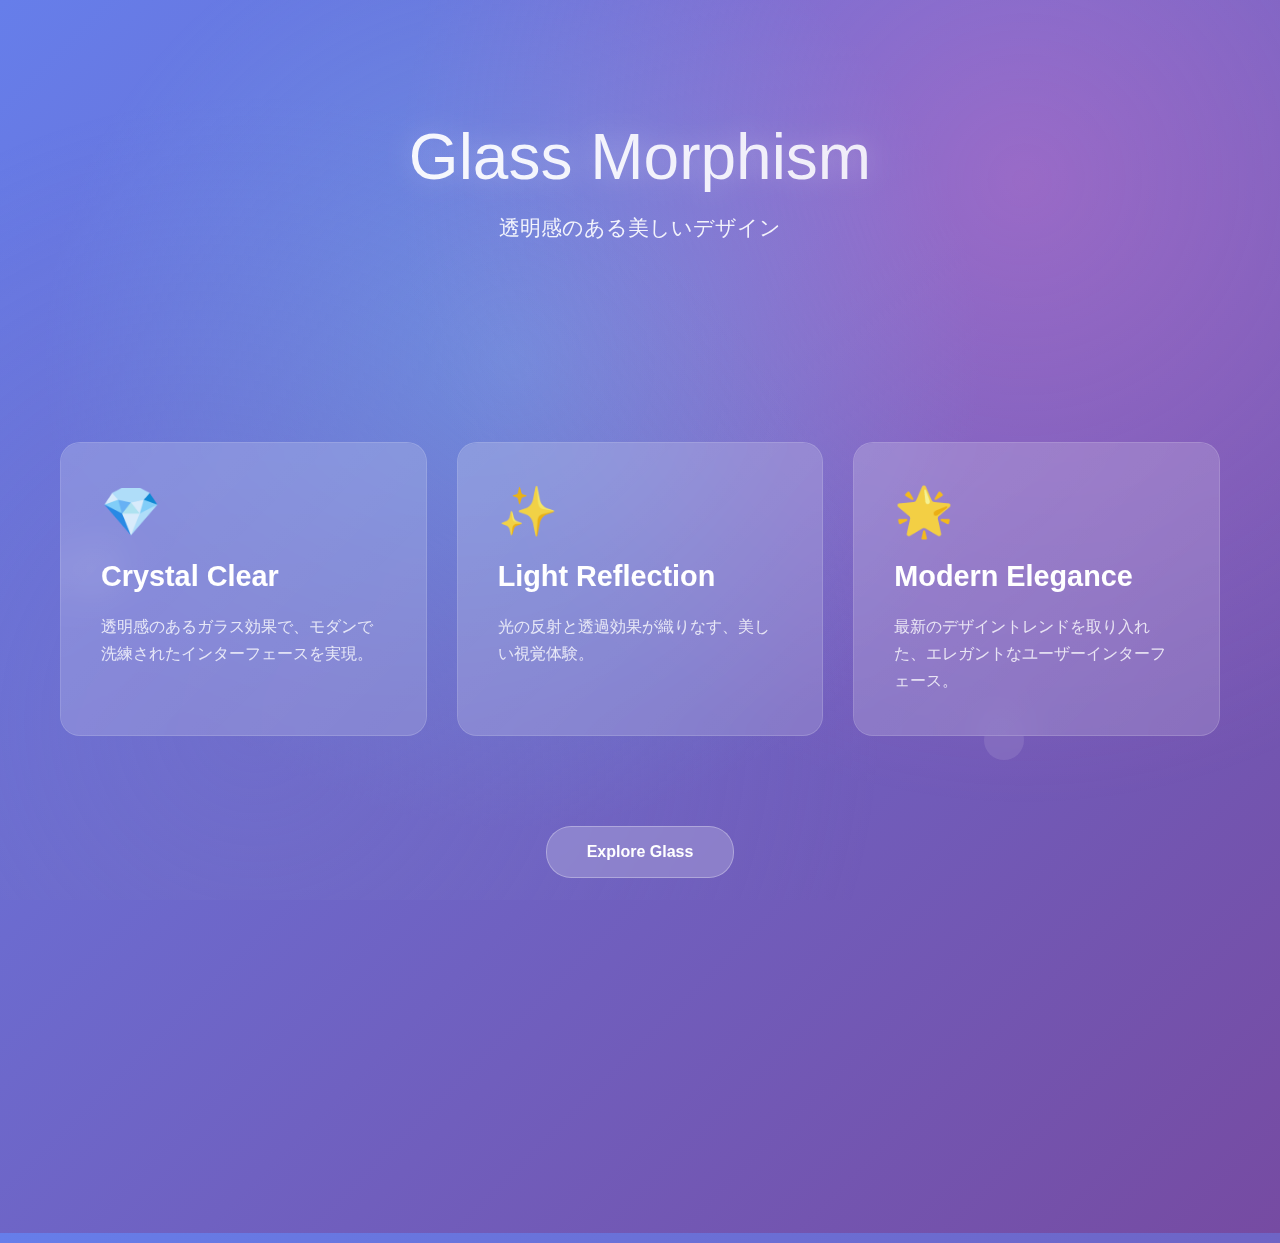
<file: sample4.html>
<!DOCTYPE html>
<html lang="ja">
<head>
    <meta charset="UTF-8">
    <meta name="viewport" content="width=device-width, initial-scale=1.0">
    <title>Glass Morphism - Sample 4</title>
    
    <!-- Common JavaScript (includes GA tags) -->
    <script src="js/common.js"></script>
    <style>
        * {
            margin: 0;
            padding: 0;
            box-sizing: border-box;
        }
        
        body {
            font-family: 'SF Pro Display', -apple-system, BlinkMacSystemFont, sans-serif;
            background: linear-gradient(135deg, #667eea 0%, #764ba2 100%);
            color: #ffffff;
            min-height: 100vh;
            overflow-x: hidden;
            position: relative;
        }
        
        /* 動的背景 */
        .animated-bg {
            position: fixed;
            top: 0;
            left: 0;
            width: 100%;
            height: 100%;
            background: 
                radial-gradient(circle at 20% 80%, rgba(120, 119, 198, 0.3) 0%, transparent 50%),
                radial-gradient(circle at 80% 20%, rgba(255, 119, 198, 0.3) 0%, transparent 50%),
                radial-gradient(circle at 40% 40%, rgba(120, 219, 255, 0.3) 0%, transparent 50%);
            animation: bgFloat 20s ease-in-out infinite;
        }
        
        @keyframes bgFloat {
            0%, 100% { transform: translate(0, 0) scale(1); }
            25% { transform: translate(-20px, -20px) scale(1.1); }
            50% { transform: translate(20px, -10px) scale(0.9); }
            75% { transform: translate(-10px, 20px) scale(1.05); }
        }
        
        .container {
            position: relative;
            z-index: 10;
            max-width: 1200px;
            margin: 0 auto;
            padding: 20px;
        }
        
        /* ヘッダー */
        header {
            text-align: center;
            padding: 100px 0;
        }
        
        .glass-title {
            font-size: 4rem;
            font-weight: 300;
            margin-bottom: 20px;
            background: linear-gradient(45deg, #ffffff, rgba(255, 255, 255, 0.8));
            -webkit-background-clip: text;
            -webkit-text-fill-color: transparent;
            background-clip: text;
            text-shadow: 0 0 30px rgba(255, 255, 255, 0.3);
        }
        
        .subtitle {
            font-size: 1.3rem;
            color: rgba(255, 255, 255, 0.9);
            margin-bottom: 40px;
        }
        
        /* グラスカード */
        .glass-grid {
            display: grid;
            grid-template-columns: repeat(auto-fit, minmax(350px, 1fr));
            gap: 30px;
            margin-top: 60px;
        }
        
        .glass-card {
            background: rgba(255, 255, 255, 0.1);
            backdrop-filter: blur(20px);
            -webkit-backdrop-filter: blur(20px);
            border: 1px solid rgba(255, 255, 255, 0.2);
            border-radius: 20px;
            padding: 40px;
            position: relative;
            overflow: hidden;
            transition: all 0.4s ease;
        }
        
        .glass-card::before {
            content: '';
            position: absolute;
            top: 0;
            left: 0;
            right: 0;
            bottom: 0;
            background: linear-gradient(135deg, rgba(255, 255, 255, 0.1) 0%, rgba(255, 255, 255, 0.05) 100%);
            border-radius: 20px;
            z-index: -1;
        }
        
        .glass-card::after {
            content: '';
            position: absolute;
            top: -50%;
            left: -50%;
            width: 200%;
            height: 200%;
            background: linear-gradient(45deg, transparent, rgba(255, 255, 255, 0.1), transparent);
            transform: rotate(45deg);
            transition: all 0.6s ease;
            opacity: 0;
        }
        
        .glass-card:hover::after {
            opacity: 1;
            transform: rotate(45deg) translate(50%, 50%);
        }
        
        .glass-card:hover {
            transform: translateY(-10px);
            box-shadow: 
                0 20px 40px rgba(0, 0, 0, 0.1),
                0 0 0 1px rgba(255, 255, 255, 0.3);
        }
        
        .glass-card h3 {
            font-size: 1.8rem;
            font-weight: 600;
            margin-bottom: 20px;
            color: #ffffff;
        }
        
        .glass-card p {
            color: rgba(255, 255, 255, 0.8);
            line-height: 1.7;
        }
        
        .glass-icon {
            font-size: 3rem;
            margin-bottom: 20px;
            display: block;
            opacity: 0.9;
        }
        
        /* グラスボタン */
        .glass-button {
            display: inline-block;
            background: rgba(255, 255, 255, 0.2);
            backdrop-filter: blur(10px);
            -webkit-backdrop-filter: blur(10px);
            color: #ffffff;
            padding: 16px 40px;
            text-decoration: none;
            border: 1px solid rgba(255, 255, 255, 0.3);
            border-radius: 25px;
            font-weight: 600;
            margin-top: 30px;
            position: relative;
            overflow: hidden;
            transition: all 0.3s ease;
        }
        
        .glass-button::before {
            content: '';
            position: absolute;
            top: 0;
            left: -100%;
            width: 100%;
            height: 100%;
            background: linear-gradient(90deg, transparent, rgba(255, 255, 255, 0.2), transparent);
            transition: left 0.5s ease;
        }
        
        .glass-button:hover::before {
            left: 100%;
        }
        
        .glass-button:hover {
            background: rgba(255, 255, 255, 0.3);
            transform: translateY(-2px);
            box-shadow: 
                0 10px 30px rgba(0, 0, 0, 0.2),
                0 0 0 1px rgba(255, 255, 255, 0.4);
        }
        
        /* フローティング要素 */
        .floating-element {
            position: fixed;
            border-radius: 50%;
            background: rgba(255, 255, 255, 0.1);
            backdrop-filter: blur(10px);
            -webkit-backdrop-filter: blur(10px);
            animation: float 6s ease-in-out infinite;
        }
        
        .floating-element:nth-child(1) {
            width: 80px;
            height: 80px;
            top: 20%;
            right: 10%;
            animation-delay: 0s;
        }
        
        .floating-element:nth-child(2) {
            width: 60px;
            height: 60px;
            top: 60%;
            left: 5%;
            animation-delay: 2s;
        }
        
        .floating-element:nth-child(3) {
            width: 40px;
            height: 40px;
            top: 80%;
            right: 20%;
            animation-delay: 4s;
        }
        
        @keyframes float {
            0%, 100% { transform: translateY(0px) rotate(0deg); }
            50% { transform: translateY(-20px) rotate(180deg); }
        }
        
        /* フッター */
        footer {
            text-align: center;
            padding: 80px 0;
            margin-top: 100px;
        }
        
        footer p {
            color: rgba(255, 255, 255, 0.7);
        }
        
        /* アニメーション */
        @keyframes slideInUp {
            from {
                opacity: 0;
                transform: translateY(50px);
            }
            to {
                opacity: 1;
                transform: translateY(0);
            }
        }
        
        .slide-in {
            animation: slideInUp 0.8s ease forwards;
        }
        
        /* レスポンシブ */
        @media (max-width: 768px) {
            .glass-title {
                font-size: 2.5rem;
            }
            
            .glass-grid {
                grid-template-columns: 1fr;
            }
        }
    </style>
</head>
<body>
    <div class="animated-bg"></div>
    <div class="floating-element"></div>
    <div class="floating-element"></div>
    <div class="floating-element"></div>
    
    <div class="container">
        <!-- Common Header (will be injected by common.js) -->
        <div id="common-header"></div>
        
        <header>
            <h1 class="glass-title slide-in">Glass Morphism</h1>
            <p class="subtitle slide-in">透明感のある美しいデザイン</p>
        </header>
        
        <div class="glass-grid">
            <div class="glass-card slide-in">
                <span class="glass-icon">💎</span>
                <h3>Crystal Clear</h3>
                <p>透明感のあるガラス効果で、モダンで洗練されたインターフェースを実現。</p>
            </div>
            
            <div class="glass-card slide-in">
                <span class="glass-icon">✨</span>
                <h3>Light Reflection</h3>
                <p>光の反射と透過効果が織りなす、美しい視覚体験。</p>
            </div>
            
            <div class="glass-card slide-in">
                <span class="glass-icon">🌟</span>
                <h3>Modern Elegance</h3>
                <p>最新のデザイントレンドを取り入れた、エレガントなユーザーインターフェース。</p>
            </div>
        </div>
        
        <div style="text-align: center; margin-top: 60px;">
            <a href="#" class="glass-button">Explore Glass</a>
        </div>
        
        <!-- Common Footer (will be injected by common.js) -->
        <div id="common-footer"></div>
    </div>

    <script>
        // Page-specific initialization
        window.initializePageSpecific = function() {
            console.log('Sample4 page initialized');
            
            // Track page view in GA (if available)
            if (window.gtag) {
                gtag('event', 'page_view', {
                    page_title: 'Glass Morphism - Sample 4',
                    page_location: window.location.href
                });
            }
        };
    </script>
</body>
</html>
</file>
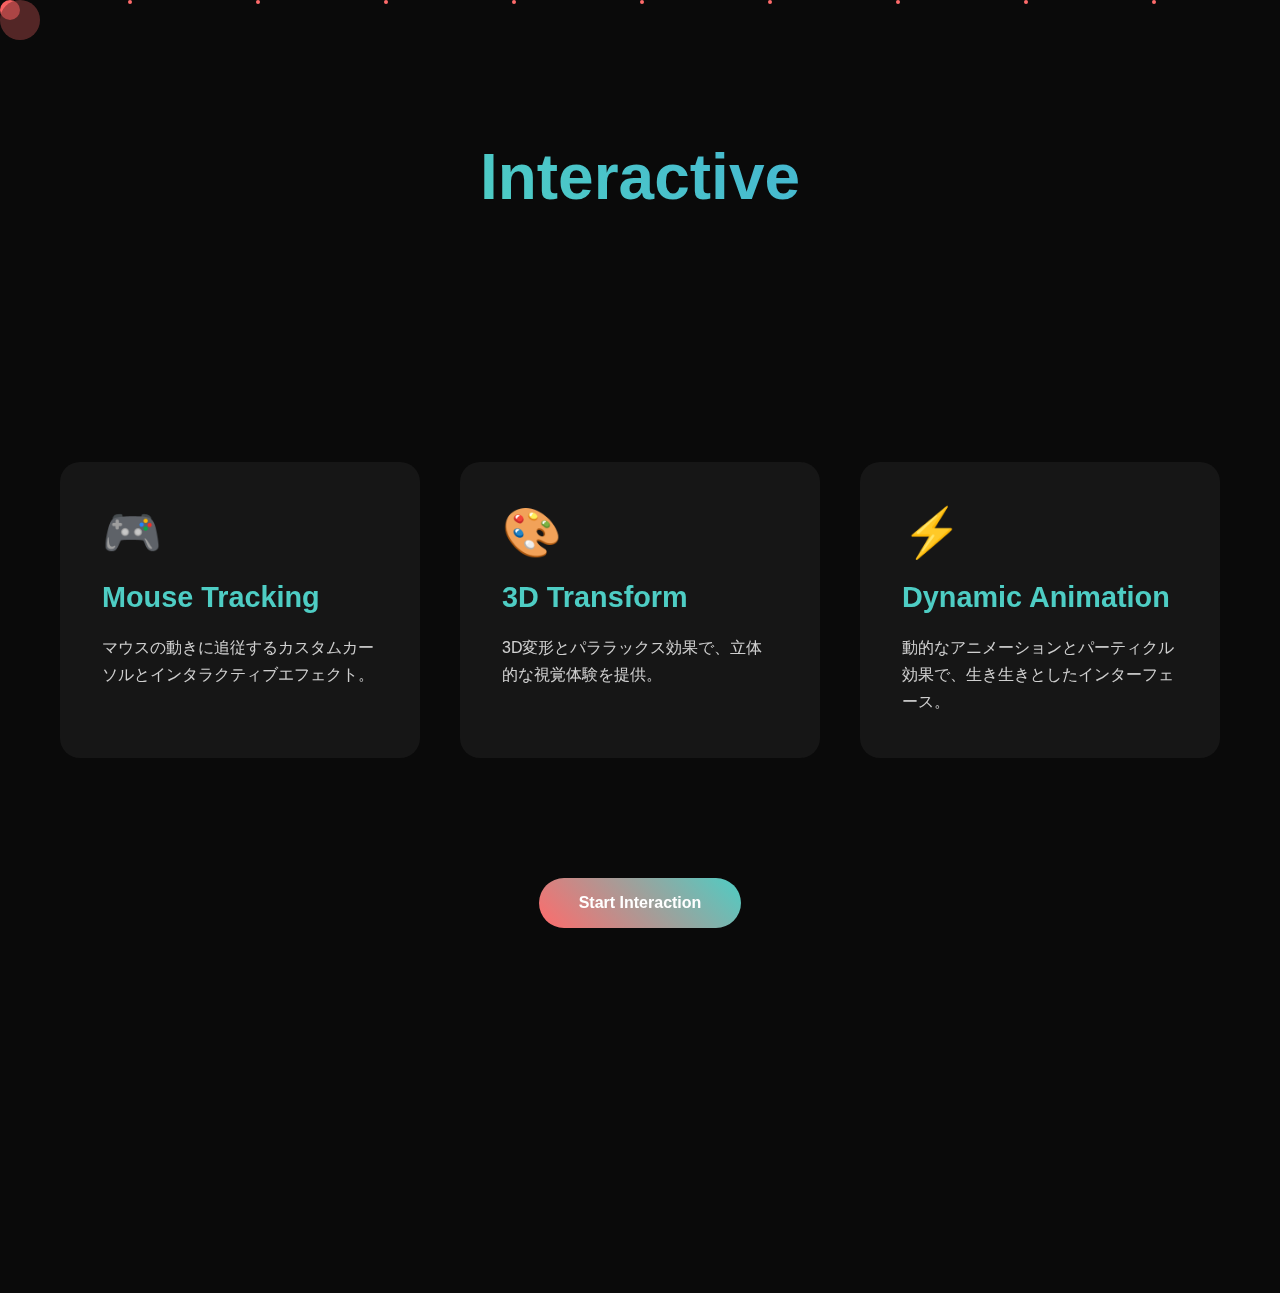
<file: sample5.html>
<!DOCTYPE html>
<html lang="ja">
<head>
    <meta charset="UTF-8">
    <meta name="viewport" content="width=device-width, initial-scale=1.0">
    <title>Interactive Animation - Sample 5</title>
    
    <!-- Common JavaScript (includes GA tags) -->
    <script src="js/common.js"></script>
    <style>
        * {
            margin: 0;
            padding: 0;
            box-sizing: border-box;
        }
        
        body {
            font-family: 'Poppins', sans-serif;
            background: #0a0a0a;
            color: #ffffff;
            overflow-x: hidden;
            cursor: none;
        }
        
        /* カスタムカーソル */
        .cursor {
            position: fixed;
            width: 20px;
            height: 20px;
            background: #ff6b6b;
            border-radius: 50%;
            pointer-events: none;
            z-index: 9999;
            transition: transform 0.1s ease;
            mix-blend-mode: difference;
        }
        
        .cursor-follower {
            position: fixed;
            width: 40px;
            height: 40px;
            background: rgba(255, 107, 107, 0.3);
            border-radius: 50%;
            pointer-events: none;
            z-index: 9998;
            transition: transform 0.3s ease;
        }
        
        /* パーティクル背景 */
        .particles {
            position: fixed;
            top: 0;
            left: 0;
            width: 100%;
            height: 100%;
            z-index: 1;
        }
        
        .particle {
            position: absolute;
            width: 4px;
            height: 4px;
            background: #ff6b6b;
            border-radius: 50%;
            animation: float 6s ease-in-out infinite;
        }
        
        .particle:nth-child(1) { left: 10%; animation-delay: 0s; }
        .particle:nth-child(2) { left: 20%; animation-delay: 1s; }
        .particle:nth-child(3) { left: 30%; animation-delay: 2s; }
        .particle:nth-child(4) { left: 40%; animation-delay: 3s; }
        .particle:nth-child(5) { left: 50%; animation-delay: 4s; }
        .particle:nth-child(6) { left: 60%; animation-delay: 5s; }
        .particle:nth-child(7) { left: 70%; animation-delay: 0s; }
        .particle:nth-child(8) { left: 80%; animation-delay: 1s; }
        .particle:nth-child(9) { left: 90%; animation-delay: 2s; }
        
        @keyframes float {
            0%, 100% { transform: translateY(100vh) scale(0); opacity: 0; }
            50% { transform: translateY(-100px) scale(1); opacity: 1; }
        }
        
        .container {
            position: relative;
            z-index: 10;
            max-width: 1200px;
            margin: 0 auto;
            padding: 20px;
        }
        
        /* ヘッダー */
        header {
            text-align: center;
            padding: 120px 0;
            position: relative;
        }
        
        .interactive-title {
            font-size: 4rem;
            font-weight: 700;
            background: linear-gradient(45deg, #ff6b6b, #4ecdc4, #45b7d1, #96ceb4);
            -webkit-background-clip: text;
            -webkit-text-fill-color: transparent;
            background-clip: text;
            animation: titleGlow 3s ease-in-out infinite;
            transform-style: preserve-3d;
            transition: transform 0.3s ease;
        }
        
        .interactive-title:hover {
            transform: rotateX(10deg) rotateY(10deg);
        }
        
        @keyframes titleGlow {
            0%, 100% { filter: brightness(1) hue-rotate(0deg); }
            50% { filter: brightness(1.2) hue-rotate(180deg); }
        }
        
        .subtitle {
            font-size: 1.3rem;
            color: #4ecdc4;
            margin-top: 20px;
            opacity: 0;
            animation: fadeInUp 1s ease 0.5s forwards;
        }
        
        @keyframes fadeInUp {
            to {
                opacity: 1;
                transform: translateY(0);
            }
        }
        
        /* インタラクティブカード */
        .interactive-grid {
            display: grid;
            grid-template-columns: repeat(auto-fit, minmax(350px, 1fr));
            gap: 40px;
            margin-top: 80px;
        }
        
        .interactive-card {
            background: rgba(255, 255, 255, 0.05);
            border: 2px solid transparent;
            border-radius: 20px;
            padding: 40px;
            position: relative;
            overflow: hidden;
            transition: all 0.4s ease;
            transform-style: preserve-3d;
        }
        
        .interactive-card::before {
            content: '';
            position: absolute;
            top: 0;
            left: 0;
            right: 0;
            bottom: 0;
            background: linear-gradient(45deg, #ff6b6b, #4ecdc4, #45b7d1, #96ceb4);
            opacity: 0;
            transition: opacity 0.4s ease;
            z-index: -1;
        }
        
        .interactive-card:hover::before {
            opacity: 0.1;
        }
        
        .interactive-card:hover {
            transform: translateY(-15px) rotateX(5deg) rotateY(5deg);
            border-color: #ff6b6b;
            box-shadow: 
                0 20px 40px rgba(0, 0, 0, 0.3),
                0 0 30px rgba(255, 107, 107, 0.3);
        }
        
        .interactive-card h3 {
            font-size: 1.8rem;
            font-weight: 600;
            margin-bottom: 20px;
            color: #4ecdc4;
            transition: color 0.3s ease;
        }
        
        .interactive-card:hover h3 {
            color: #ff6b6b;
        }
        
        .interactive-card p {
            color: rgba(255, 255, 255, 0.8);
            line-height: 1.7;
        }
        
        .card-icon {
            font-size: 3rem;
            margin-bottom: 20px;
            display: block;
            transition: transform 0.3s ease;
        }
        
        .interactive-card:hover .card-icon {
            transform: scale(1.2) rotate(360deg);
        }
        
        /* インタラクティブボタン */
        .interactive-button {
            display: inline-block;
            background: linear-gradient(45deg, #ff6b6b, #4ecdc4);
            color: #ffffff;
            padding: 16px 40px;
            text-decoration: none;
            border-radius: 25px;
            font-weight: 600;
            margin-top: 40px;
            position: relative;
            overflow: hidden;
            transition: all 0.3s ease;
            transform-style: preserve-3d;
        }
        
        .interactive-button::before {
            content: '';
            position: absolute;
            top: 0;
            left: -100%;
            width: 100%;
            height: 100%;
            background: linear-gradient(90deg, transparent, rgba(255, 255, 255, 0.3), transparent);
            transition: left 0.5s ease;
        }
        
        .interactive-button:hover::before {
            left: 100%;
        }
        
        .interactive-button:hover {
            transform: translateY(-5px) scale(1.05);
            box-shadow: 
                0 15px 35px rgba(255, 107, 107, 0.4),
                0 0 0 2px rgba(255, 107, 107, 0.2);
        }
        
        /* フッター */
        footer {
            text-align: center;
            padding: 100px 0;
            margin-top: 120px;
        }
        
        footer p {
            color: rgba(255, 255, 255, 0.6);
        }
        
        /* マウス追従エフェクト */
        .mouse-trail {
            position: fixed;
            width: 6px;
            height: 6px;
            background: #4ecdc4;
            border-radius: 50%;
            pointer-events: none;
            z-index: 9997;
            opacity: 0.7;
        }
        
        /* レスポンシブ */
        @media (max-width: 768px) {
            .interactive-title {
                font-size: 2.5rem;
            }
            
            .interactive-grid {
                grid-template-columns: 1fr;
            }
            
            .cursor, .cursor-follower {
                display: none;
            }
        }
    </style>
</head>
<body>
    <div class="cursor"></div>
    <div class="cursor-follower"></div>
    
    <div class="particles">
        <div class="particle"></div>
        <div class="particle"></div>
        <div class="particle"></div>
        <div class="particle"></div>
        <div class="particle"></div>
        <div class="particle"></div>
        <div class="particle"></div>
        <div class="particle"></div>
        <div class="particle"></div>
    </div>
    
    <div class="container">
        <!-- Common Header (will be injected by common.js) -->
        <div id="common-header"></div>
        
        <header>
            <h1 class="interactive-title">Interactive</h1>
            <p class="subtitle">動きのあるインタラクティブ体験</p>
        </header>
        
        <div class="interactive-grid">
            <div class="interactive-card">
                <span class="card-icon">🎮</span>
                <h3>Mouse Tracking</h3>
                <p>マウスの動きに追従するカスタムカーソルとインタラクティブエフェクト。</p>
            </div>
            
            <div class="interactive-card">
                <span class="card-icon">🎨</span>
                <h3>3D Transform</h3>
                <p>3D変形とパララックス効果で、立体的な視覚体験を提供。</p>
            </div>
            
            <div class="interactive-card">
                <span class="card-icon">⚡</span>
                <h3>Dynamic Animation</h3>
                <p>動的なアニメーションとパーティクル効果で、生き生きとしたインターフェース。</p>
            </div>
        </div>
        
        <div style="text-align: center; margin-top: 80px;">
            <a href="#" class="interactive-button">Start Interaction</a>
        </div>
        
        <!-- Common Footer (will be injected by common.js) -->
        <div id="common-footer"></div>
    </div>
    
    <script>
        // Page-specific initialization
        window.initializePageSpecific = function() {
            console.log('Sample5 page initialized');
            
            // Track page view in GA (if available)
            if (window.gtag) {
                gtag('event', 'page_view', {
                    page_title: 'Interactive Animation - Sample 5',
                    page_location: window.location.href
                });
            }
        };
        
        // カスタムカーソル
        const cursor = document.querySelector('.cursor');
        const cursorFollower = document.querySelector('.cursor-follower');
        
        document.addEventListener('mousemove', (e) => {
            cursor.style.left = e.clientX + 'px';
            cursor.style.top = e.clientY + 'px';
            
            setTimeout(() => {
                cursorFollower.style.left = e.clientX + 'px';
                cursorFollower.style.top = e.clientY + 'px';
            }, 100);
        });
        
        // ホバー時のカーソル拡大
        document.addEventListener('mouseenter', () => {
            cursor.style.transform = 'scale(1)';
            cursorFollower.style.transform = 'scale(1)';
        });
        
        document.addEventListener('mouseleave', () => {
            cursor.style.transform = 'scale(0)';
            cursorFollower.style.transform = 'scale(0)';
        });
        
        // リンクホバー時のカーソル変化
        const links = document.querySelectorAll('a, button');
        links.forEach(link => {
            link.addEventListener('mouseenter', () => {
                cursor.style.transform = 'scale(2)';
                cursorFollower.style.transform = 'scale(1.5)';
            });
            
            link.addEventListener('mouseleave', () => {
                cursor.style.transform = 'scale(1)';
                cursorFollower.style.transform = 'scale(1)';
            });
        });
        
        // マウストレイル効果
        let mouseTrails = [];
        const maxTrails = 20;
        
        document.addEventListener('mousemove', (e) => {
            const trail = document.createElement('div');
            trail.className = 'mouse-trail';
            trail.style.left = e.clientX + 'px';
            trail.style.top = e.clientY + 'px';
            document.body.appendChild(trail);
            
            mouseTrails.push(trail);
            
            if (mouseTrails.length > maxTrails) {
                const oldTrail = mouseTrails.shift();
                oldTrail.remove();
            }
            
            setTimeout(() => {
                trail.style.opacity = '0';
                setTimeout(() => {
                    trail.remove();
                }, 300);
            }, 100);
        });
        
        // カードの3D効果
        const cards = document.querySelectorAll('.interactive-card');
        cards.forEach(card => {
            card.addEventListener('mousemove', (e) => {
                const rect = card.getBoundingClientRect();
                const x = e.clientX - rect.left;
                const y = e.clientY - rect.top;
                
                const centerX = rect.width / 2;
                const centerY = rect.height / 2;
                
                const rotateX = (y - centerY) / 10;
                const rotateY = (centerX - x) / 10;
                
                card.style.transform = `perspective(1000px) rotateX(${rotateX}deg) rotateY(${rotateY}deg) translateZ(20px)`;
            });
            
            card.addEventListener('mouseleave', () => {
                card.style.transform = 'perspective(1000px) rotateX(0deg) rotateY(0deg) translateZ(0px)';
            });
        });
    </script>
</body>
</html>
</file>
<file: css/index.css>
/* CSS for TK District Index Page */

* {
    margin: 0;
    padding: 0;
    box-sizing: border-box;
}

body {
    font-family: 'Segoe UI', Tahoma, Geneva, Verdana, sans-serif;
    background: linear-gradient(135deg, #0f0f23 0%, #1a1a2e 25%, #16213e 50%, #0f3460 75%, #533483 100%);
    color: #ffffff;
    line-height: 1.6;
    overflow-x: hidden;
    position: relative;
    /* min-height: 500vh; /* スクロール用の高さ */
    transition: background 0.5s ease;
    opacity: 0;
}

body.loaded {
    opacity: 1;
    transition: opacity 0.5s ease;
}

/* Animated Background */
body::before {
    content: '';
    position: fixed;
    top: 0;
    left: 0;
    width: 100%;
    height: 100%;
    background: 
        radial-gradient(circle at 20% 80%, rgba(120, 119, 198, 0.3) 0%, transparent 50%),
        radial-gradient(circle at 80% 20%, rgba(255, 119, 198, 0.3) 0%, transparent 50%),
        radial-gradient(circle at 40% 40%, rgba(120, 219, 255, 0.2) 0%, transparent 50%);
    animation: backgroundShift 20s ease-in-out infinite;
    z-index: -1;
}

/* Dark overlay for first view */
body::after {
    content: '';
    position: fixed;
    top: 0;
    left: 0;
    width: 100%;
    height: 100%;
    background: rgba(0, 0, 0, 0.6);
    z-index: -1;
    transition: opacity 1s ease;
}

/* Fire-like background animation */
@keyframes fireBackground {
    0%, 100% {
        background: linear-gradient(135deg, #0f0f23 0%, #1a1a2e 25%, #16213e 50%, #0f3460 75%, #533483 100%);
    }
    25% {
        background: linear-gradient(135deg, #1a0f23 0%, #2a1a2e 25%, #26213e 50%, #1f3460 75%, #633483 100%);
    }
    50% {
        background: linear-gradient(135deg, #2a0f23 0%, #3a1a2e 25%, #36213e 50%, #2f3460 75%, #733483 100%);
    }
    75% {
        background: linear-gradient(135deg, #1a0f23 0%, #2a1a2e 25%, #26213e 50%, #1f3460 75%, #633483 100%);
    }
}

@keyframes backgroundShift {
    0%, 100% {
        transform: scale(1) rotate(0deg);
    }
    25% {
        transform: scale(1.1) rotate(1deg);
    }
    50% {
        transform: scale(1.05) rotate(-1deg);
    }
    75% {
        transform: scale(1.15) rotate(0.5deg);
    }
}

/* Floating Particles */
.particles {
    position: fixed;
    top: 0;
    left: 0;
    width: 100%;
    height: 100%;
    pointer-events: none;
    z-index: -1;
}

.particle {
    position: absolute;
    width: 3px;
    height: 3px;
    background: rgba(255, 255, 255, 0.8);
    border-radius: 50%;
    animation: float 8s infinite linear;
    box-shadow: 0 0 10px rgba(255, 255, 255, 0.5);
}

@keyframes float {
    0% {
        transform: translateY(100vh) translateX(0);
        opacity: 0;
    }
    10% {
        opacity: 1;
    }
    90% {
        opacity: 1;
    }
    100% {
        transform: translateY(-100px) translateX(100px);
        opacity: 0;
    }
}

/* Glowing orbs */
.glow-orb {
    position: fixed;
    border-radius: 50%;
    filter: blur(20px);
    animation: glowPulse 4s ease-in-out infinite;
    z-index: -1;
}

.glow-orb:nth-child(1) {
    width: 200px;
    height: 200px;
    background: radial-gradient(circle, rgba(120, 119, 198, 0.4) 0%, transparent 70%);
    top: 20%;
    left: 10%;
    animation-delay: 0s;
}

.glow-orb:nth-child(2) {
    width: 150px;
    height: 150px;
    background: radial-gradient(circle, rgba(255, 119, 198, 0.4) 0%, transparent 70%);
    top: 60%;
    right: 15%;
    animation-delay: 2s;
}

.glow-orb:nth-child(3) {
    width: 100px;
    height: 100px;
    background: radial-gradient(circle, rgba(120, 219, 255, 0.4) 0%, transparent 70%);
    bottom: 30%;
    left: 20%;
    animation-delay: 1s;
}

@keyframes glowPulse {
    0%, 100% {
        opacity: 0.3;
        transform: scale(1);
    }
    50% {
        opacity: 0.8;
        transform: scale(1.2);
    }
}

/* Content Sections */
.content-section {
    position: relative;
    min-height: 100vh;
    align-items: center;
    justify-content: center;
    opacity: 0;
    text-align: center;
    transform: translateY(50px);
    transition: all 1s ease;
    z-index: 10;
}

.content-section.visible {
    opacity: 1;
    transform: translateY(0);
}

.content-section h2 {
    font-size: 3rem;
    font-weight: 700;
    color: #ffffff;
    margin-bottom: 30px;
    text-shadow: 0 0 15px rgba(255, 255, 255, 0.3);
}

/* TK District Section */
.tk-district {
    display: flex;
}

.tk-district h1 {
    font-size: 6rem;
    font-weight: 900;
    background: linear-gradient(45deg, #ffffff, #cccccc, #ffffff);
    background-size: 200% 200%;
    -webkit-background-clip: text;
    -webkit-text-fill-color: transparent;
    background-clip: text;
    animation: gradientShift 3s ease-in-out infinite;
    text-shadow: 0 0 30px rgba(255, 255, 255, 0.3);
    letter-spacing: 4px;
}

@keyframes gradientShift {
    0%, 100% {
        background-position: 0% 50%;
    }
    50% {
        background-position: 100% 50%;
    }
}

/* Contact Section */
.contact-email {
    font-size: 2rem;
    color: #cccccc;
    text-decoration: none;
    transition: all 0.3s ease;
    display: block;
    padding: 20px 40px;
    border: 2px solid rgba(255, 255, 255, 0.2);
    border-radius: 10px;
    background: rgba(255, 255, 255, 0.05);
    backdrop-filter: blur(10px);
    margin: 0 auto;
    max-width: 400px;
    text-align: center;
}

.contact-email:hover {
    color: #ffffff;
    border-color: rgba(255, 255, 255, 0.5);
    background: rgba(255, 255, 255, 0.1);
    transform: translateY(-5px);
    box-shadow: 0 10px 30px rgba(0, 0, 0, 0.3);
}

/* Play Ground Section */
.playground-section {
    padding: 50px 20px;
    min-height: 200vh;
}

.playground-grid {
    display: grid;
    grid-template-columns: repeat(auto-fit, minmax(300px, 1fr));
    gap: 30px;
    max-width: 1200px;
    margin: 20px auto;
    padding: 20px;
}

.playground-card {
    position: relative;
    background: rgba(255, 255, 255, 0.05);
    border: 2px solid rgba(255, 255, 255, 0.1);
    border-radius: 20px;
    padding: 30px;
    text-decoration: none;
    color: #ffffff;
    transition: all 0.4s ease;
    backdrop-filter: blur(10px);
    overflow: hidden;
    min-height: 200px;
    display: flex;
    flex-direction: column;
    justify-content: center;
    align-items: center;
}

.playground-card::before {
    content: '';
    position: absolute;
    top: 0;
    left: 0;
    right: 0;
    bottom: 0;
    background: linear-gradient(45deg, transparent, rgba(255, 255, 255, 0.1), transparent);
    transform: translateX(-100%);
    transition: transform 0.6s ease;
}

.playground-card:hover::before {
    transform: translateX(100%);
}

.playground-card:hover {
    transform: translateY(-10px) scale(1.05);
    border-color: rgba(255, 255, 255, 0.3);
    background: rgba(255, 255, 255, 0.1);
    box-shadow: 0 20px 40px rgba(0, 0, 0, 0.4);
}

.card-thumbnail {
    width: 100%;
    height: 150px;
    border-radius: 15px;
    margin-bottom: 20px;
    position: relative;
    overflow: hidden;
    background: linear-gradient(135deg, #667eea 0%, #764ba2 100%);
}

.card-thumbnail::after {
    content: '';
    position: absolute;
    top: 0;
    left: 0;
    right: 0;
    bottom: 0;
    background: linear-gradient(45deg, transparent, rgba(255, 255, 255, 0.2), transparent);
    animation: shimmer 2s infinite;
}

@keyframes shimmer {
    0% { transform: translateX(-100%); }
    100% { transform: translateX(100%); }
}

/* Individual card themes */
.card-cyberpunk .card-thumbnail {
    background: linear-gradient(135deg, #ff006e 0%, #8338ec 50%, #3a86ff 100%);
}

.card-cosmic .card-thumbnail {
    background: linear-gradient(135deg, #667eea 0%, #764ba2 50%, #f093fb 100%);
}

.card-minimal .card-thumbnail {
    background: linear-gradient(135deg, #4facfe 0%, #00f2fe 100%);
}

.card-glass .card-thumbnail {
    background: linear-gradient(135deg, #a8edea 0%, #fed6e3 100%);
}

.card-interactive .card-thumbnail {
    background: linear-gradient(135deg, #ff9a9e 0%, #fecfef 50%, #fecfef 100%);
}

.card-title {
    font-size: 1.5rem;
    font-weight: 700;
    margin-bottom: 10px;
    text-shadow: 0 2px 4px rgba(0, 0, 0, 0.3);
}

.card-description {
    font-size: 0.9rem;
    color: #cccccc;
    text-align: center;
    line-height: 1.4;
}

.card-icon {
    position: absolute;
    top: 15px;
    right: 15px;
    font-size: 1.2rem;
    opacity: 0.7;
}

/* Copyright Section */
.copyright-section{
    min-height: 50vh;
}

/* Responsive Design */
@media (max-width: 768px) {

    .tk-district h1 {
        font-size: 3rem;
    }
    
    .playground-section {
        min-height: 300vh;
    }

    .contact-section h2 {
        font-size: 2rem;
    }
    
    .contact-email {
        font-size: 1.5rem;
        padding: 15px 30px;
    }
    
    .playground-section h2 {
        font-size: 2rem;
    }

    .playground-grid {
        grid-template-columns: 1fr;
        gap: 20px;
        padding: 10px;
    }

    .playground-card {
        padding: 20px;
        min-height: 150px;
    }

    .card-title {
        font-size: 1.2rem;
    }

    .card-description {
        font-size: 0.8rem;
    }

    .card-thumbnail {
        height: 100px;
    }
    
    .copyright-section h2 {
        font-size: 1.5rem;
    }
}

/* Scrollbar */
::-webkit-scrollbar {
    width: 8px;
}

::-webkit-scrollbar-track {
    background: #1a1a1a;
}

::-webkit-scrollbar-thumb {
    background: #cccccc;
    border-radius: 4px;
}

::-webkit-scrollbar-thumb:hover {
    background: #ffffff;
}
</file>
